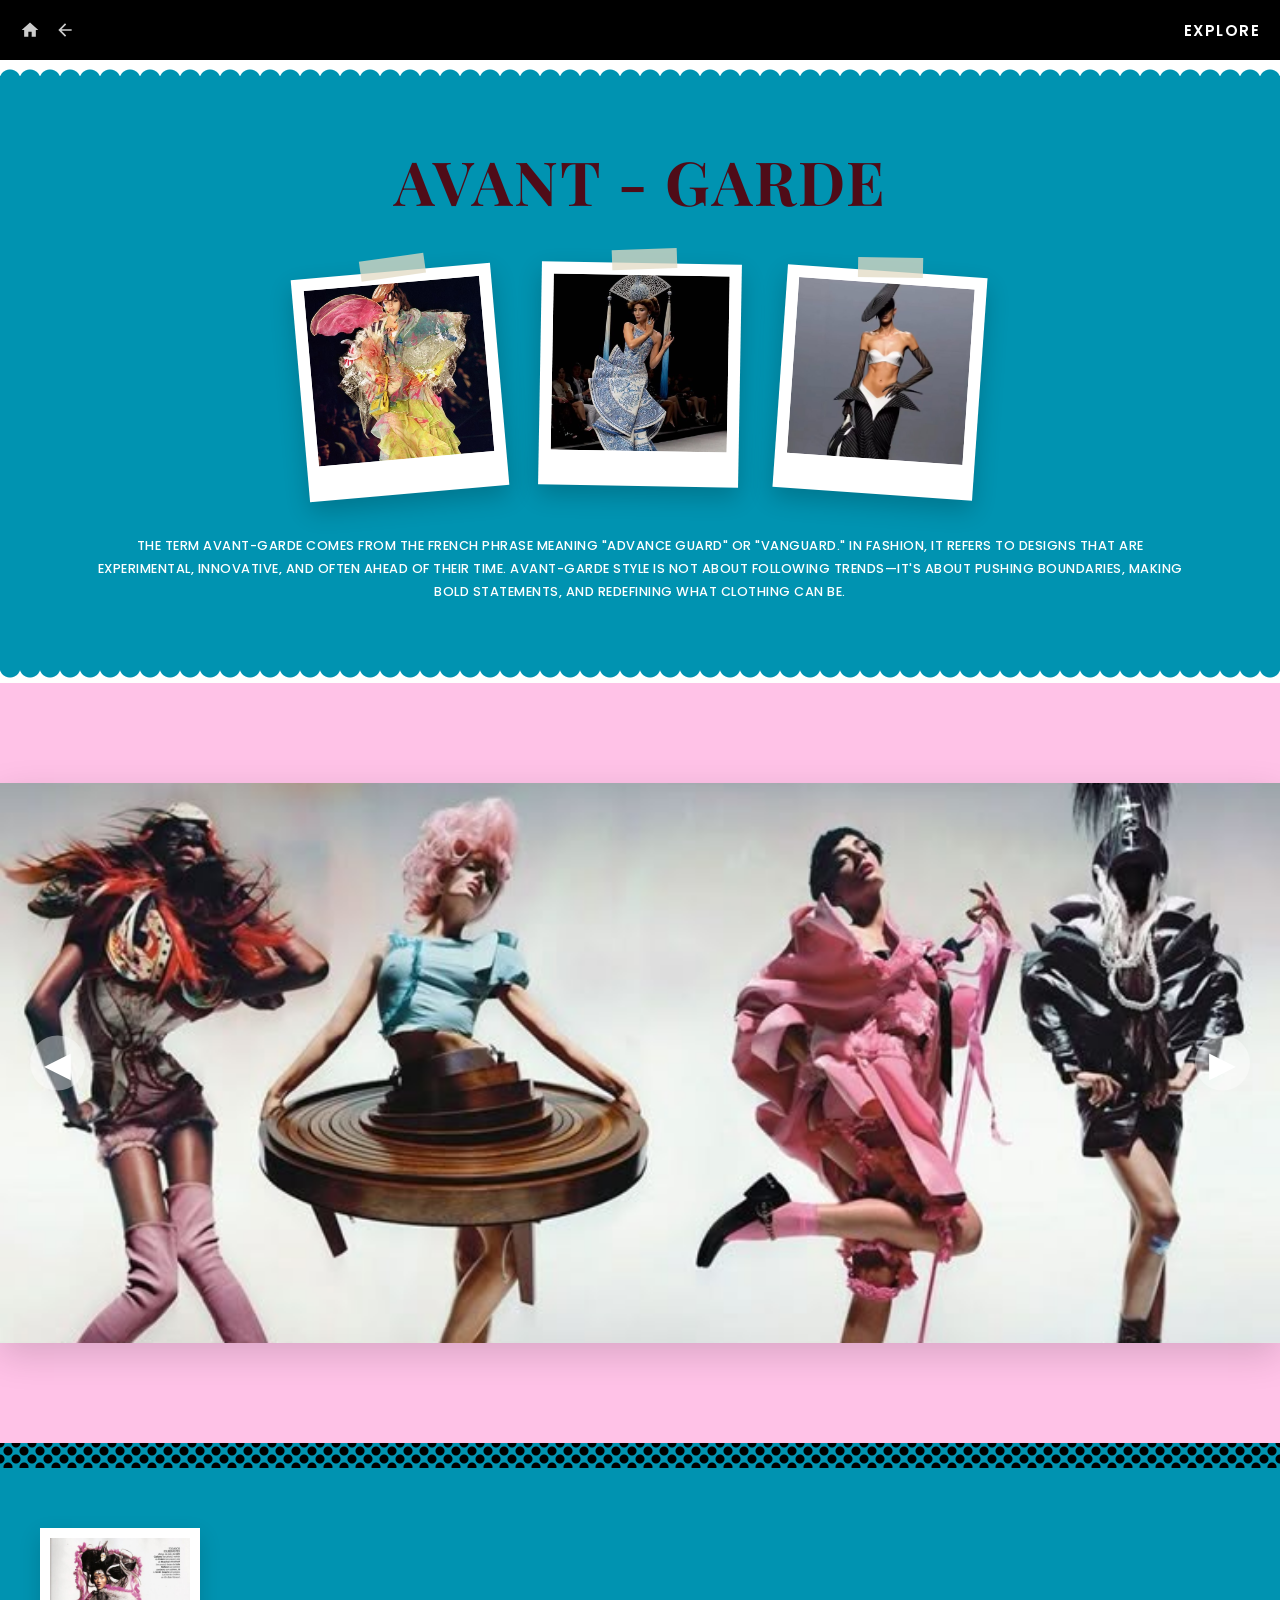
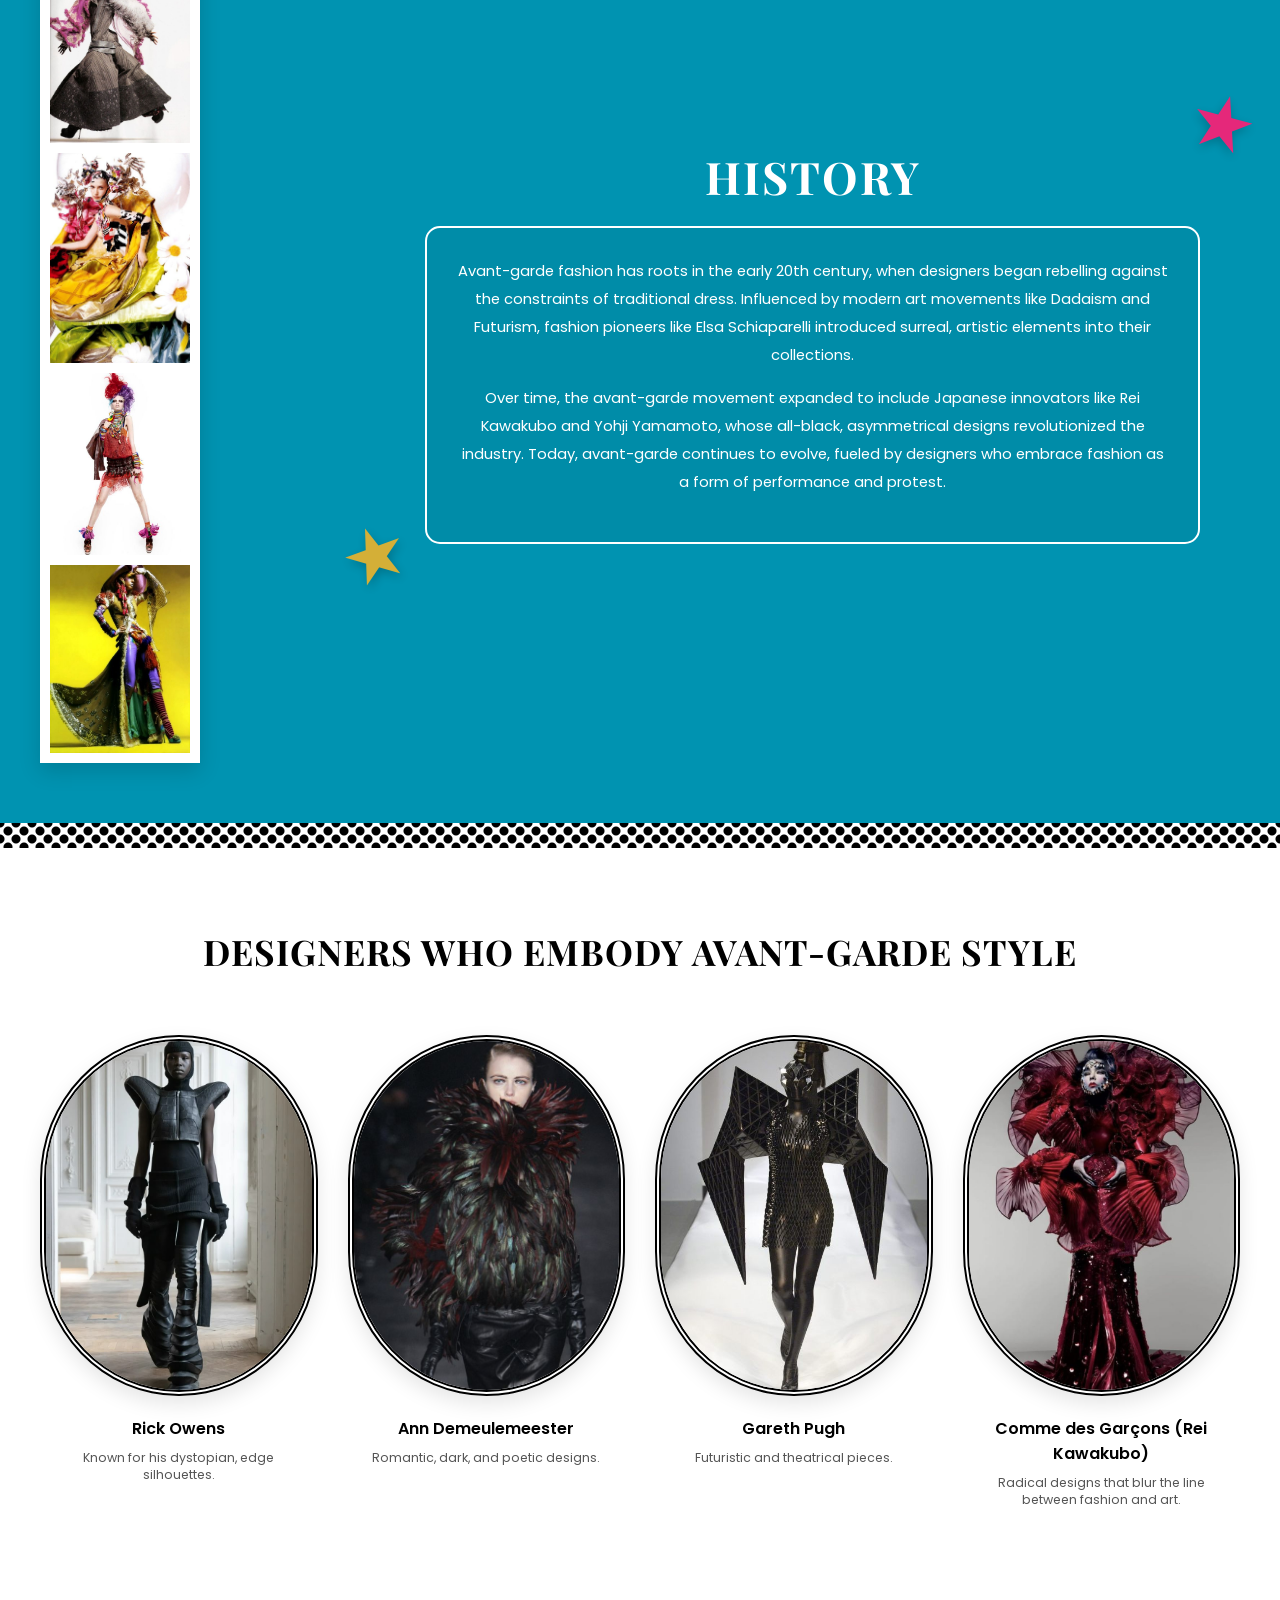
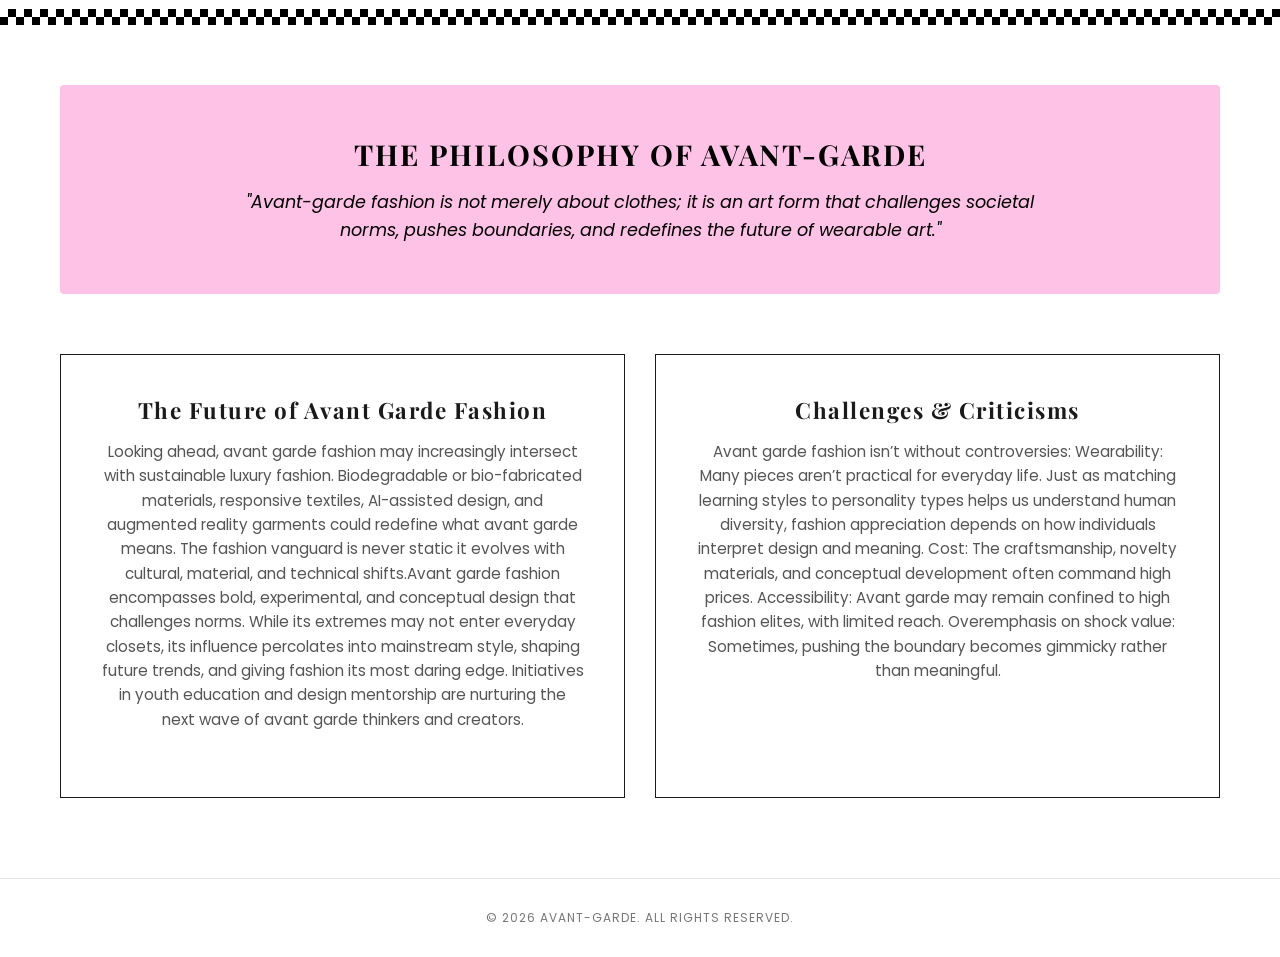
<file: avant-garde.html>
<!DOCTYPE html>
<html lang="en">
<head>
    <meta charset="UTF-8">
    <meta name="viewport" content="width=device-width, initial-scale=1.0">
    <title>Avant-Garde - The World of Fashion</title>
    <link rel="stylesheet" href="avant-garde.css">
    <link href="https://fonts.googleapis.com/css2?family=Playfair+Display:ital,wght@0,700;1,700&family=Poppins:wght@400;500;600&display=swap" rel="stylesheet">
</head>
<body>

    <!-- 1. TOP NAVIGATION BAR -->
    <header class="navbar">
        <div class="nav-container">
            <div class="nav-left">
                <a href="index.html" class="nav-btn" aria-label="Home">
                    <svg viewBox="0 0 24 24" width="20" height="20"><path d="M10 20v-6h4v6h5v-8h3L12 3 2 12h3v8z" fill="#fff"/></svg>
                </a>
                <a href="explore.html" class="nav-btn" aria-label="Back">
                    <svg viewBox="0 0 24 24" width="20" height="20"><path d="M20 11H7.83l5.59-5.59L12 4l-8 8 8 8 1.41-1.41L7.83 13H20v-2z" fill="#fff"/></svg>
                </a>
            </div>
            <a href="explore.html" class="nav-title">EXPLORE</a>
        </div>
    </header>

    <!-- 2. TEAL POLAROID TOP GALLERY -->
    <section class="gallery-top-section">
        <div class="torn-paper-top"></div>
        <h1 class="section-heading">AVANT - GARDE</h1>
        
        <div class="polaroid-row">
            <div class="polaroid-card rot-left">
                <div class="polaroid-img"><img src="pola1.jpg" alt="Avant-Garde Architectural Design"></div>
                <div class="tape"></div>
            </div>
            <div class="polaroid-card rot-straight">
                <div class="polaroid-img"><img src="pola2.jpg" alt="Avant-Garde Runway Segment"></div>
                <div class="tape"></div>
            </div>
            <div class="polaroid-card rot-right">
                <div class="polaroid-img"><img src="pola3.jpg" alt="Avant-Garde Sculptural Design"></div>
                <div class="tape"></div>
            </div>
        </div>

        <p class="intro-caption">
            THE TERM AVANT-GARDE COMES FROM THE FRENCH PHRASE MEANING "ADVANCE GUARD" OR "VANGUARD." IN FASHION, IT REFERS TO DESIGNS THAT ARE EXPERIMENTAL, INNOVATIVE, AND OFTEN AHEAD OF THEIR TIME. AVANT-GARDE STYLE IS NOT ABOUT FOLLOWING TRENDS—IT'S ABOUT PUSHING BOUNDARIES, MAKING BOLD STATEMENTS, AND REDEFINING WHAT CLOTHING CAN BE.
        </p>
        <div class="torn-paper-bottom"></div>
    </section>

    <!-- 3. CENTERED HERO 3-IMAGE SLIDER SECTION -->
    <section class="hero-carousel">
        <div class="carousel-container">
            <div class="carousel-track">
                <!-- Slide 1 (Active by default) -->
                <div class="carousel-slide active">
                    <img src="From The Archives_ Comme Des Garçons In Vogue.jpg" alt="Avant-Garde Look 1" class="carousel-img">
                </div>
                <!-- Slide 2 -->
                <div class="carousel-slide">
                    <img src="Lori Goldstein for Vogue Nippon.jpg" alt="Avant-Garde Look 2" class="carousel-img">
                </div>
                <!-- Slide 3 -->
                <div class="carousel-slide">
                    <img src="2003, “Asia Major” Collection, John Galliano for Dior Couture_ Photo by Tyen.jpg" alt="Avant-Garde Look 3" class="carousel-img">
                </div>
            </div>
            
            <!-- Vertically Centered Controls -->
            <button class="arrow arrow-left" aria-label="Previous Image">&#9664;</button>
            <button class="arrow arrow-right" aria-label="Next Image">&#9654;</button>
        </div>
    </section>

    <!-- 4. LACE DIVIDER & HISTORY TEXT CORNER -->
    <div class="lace-divider-top"></div>
    <section class="history-section-teal">
        <div class="history-teal-container">
            
            <!-- Left Side Stacked Multi-Frame Column -->
            <div class="stacked-images-column">
                <div class="stack-frame"><img src="pola4.jpg" alt="Archival Look 1"></div>
                <div class="stack-frame"><img src="pola5.jpg" alt="Archival Look 2"></div>
                <div class="stack-frame"><img src="pola6.jpg" alt="Archival Look 3"></div>
                <div class="stack-frame"><img src="pola7.jpg" alt="Archival Look 4"></div>
            </div>

            <!-- Styled Ornate Historical Content Frame -->
            <div class="ornate-history-box">
                <!-- Decorative Graphic Stars -->
                <div class="star pink-star">&#9733;</div>
                <div class="star gold-star">&#9733;</div>
                
                <h2 class="history-title-inline">HISTORY</h2>
                <div class="ornate-frame-border">
                    <p>Avant-garde fashion has roots in the early 20th century, when designers began rebelling against the constraints of traditional dress. Influenced by modern art movements like Dadaism and Futurism, fashion pioneers like Elsa Schiaparelli introduced surreal, artistic elements into their collections.</p>
                    <p>Over time, the avant-garde movement expanded to include Japanese innovators like Rei Kawakubo and Yohji Yamamoto, whose all-black, asymmetrical designs revolutionized the industry. Today, avant-garde continues to evolve, fueled by designers who embrace fashion as a form of performance and protest.</p>
                </div>
            </div>
            
        </div>
    </section>
    <div class="lace-divider-bottom"></div>

    <!-- 5. FEATURED DESIGNERS SECTION -->
    <section class="designers-section">
        <h2 class="designers-main-heading">DESIGNERS WHO EMBODY AVANT-GARDE STYLE</h2>
        
        <div class="designers-grid">
            <!-- Designer 1 -->
            <div class="designer-card">
                <div class="circular-oval-frame">
                    <img src="Rick Owens Fall 2024 Ready-to-Wear Collection.jpg" alt="Rick Owens look">
                </div>
                <h3>Rick Owens</h3>
                <p>Known for his dystopian, edge silhouettes.</p>
            </div>
            
            <!-- Designer 2 -->
            <div class="designer-card">
                <div class="circular-oval-frame">
                    <img src="forever - Ann Demeulemeester F_W 2010_11.jpg" alt="Ann Demeulemeester look">
                </div>
                <h3>Ann Demeulemeester</h3>
                <p>Romantic, dark, and poetic designs.</p>
            </div>
            
            <!-- Designer 3 -->
            <div class="designer-card">
                <div class="circular-oval-frame">
                    <img src="Gareth Pugh Spring Summer  2007 Collection.jpg" alt="Gareth Pugh look">
                </div>
                <h3>Gareth Pugh</h3>
                <p>Futuristic and theatrical pieces.</p>
            </div>
            
            <!-- Designer 4 -->
            <div class="designer-card">
                <div class="circular-oval-frame">
                    <img src="download (34).jpg" alt="Comme des Garçons look">
                </div>
                <h3>Comme des Garçons (Rei Kawakubo)</h3>
                <p>Radical designs that blur the line between fashion and art.</p>
            </div>
        </div>
    </section>
    <!-- BAHAGIAN TAMBAHAN BAWAH (EXTENDED SECTION) -->
<section class="footer-extension">
    <!-- Garis Corak Chequerboard / Papan Catur -->
    <div class="checker-divider"></div>

    <div class="extension-container">
        <!-- Kotak Falsafah / Quote Avant-Garde -->
        <div class="quote-card">
            <h2>THE PHILOSOPHY OF AVANT-GARDE</h2>
            <p>"Avant-garde fashion is not merely about clothes; it is an art form that challenges societal norms, pushes boundaries, and redefines the future of wearable art."</p>
        </div>

        <!-- Kad Rangkaian / Navigasi Ringkas -->
        <div class="explore-grid">
            <div class="explore-card">
                <h3>The Future of Avant Garde Fashion</h3>
                <p>Looking ahead, avant garde fashion may increasingly intersect with sustainable luxury fashion. Biodegradable or bio-fabricated materials, responsive textiles, AI-assisted design, and augmented reality garments could redefine what avant garde means. The fashion vanguard is never static it evolves with cultural, material, and technical shifts.Avant garde fashion encompasses bold, experimental, and conceptual design that challenges norms. While its extremes may not enter everyday closets, its influence percolates into mainstream style, shaping future trends, and giving fashion its most daring edge. Initiatives in youth education and design mentorship are nurturing the next wave of avant garde thinkers and creators.</p>

            </div>

            <div class="explore-card">
                <h3>Challenges & Criticisms</h3>
                <p>Avant garde fashion isn’t without controversies:

Wearability: Many pieces aren’t practical for everyday life. Just as matching learning styles to personality types helps us understand human diversity, fashion appreciation depends on how individuals interpret design and meaning.
Cost: The craftsmanship, novelty materials, and conceptual development often command high prices.
Accessibility: Avant garde may remain confined to high fashion elites, with limited reach.
Overemphasis on shock value: Sometimes, pushing the boundary becomes gimmicky rather than meaningful.</p>

            
            </div>
        </div>
    </div>

    <!-- Footer Laman Web -->
    <footer class="site-footer">
        <p>&copy; 2026 AVANT-GARDE. ALL RIGHTS RESERVED.</p>
    </footer>
</section>

    <!-- External Slider Script -->
    <script src="slider.js"></script>
</body>
</html>
</file>
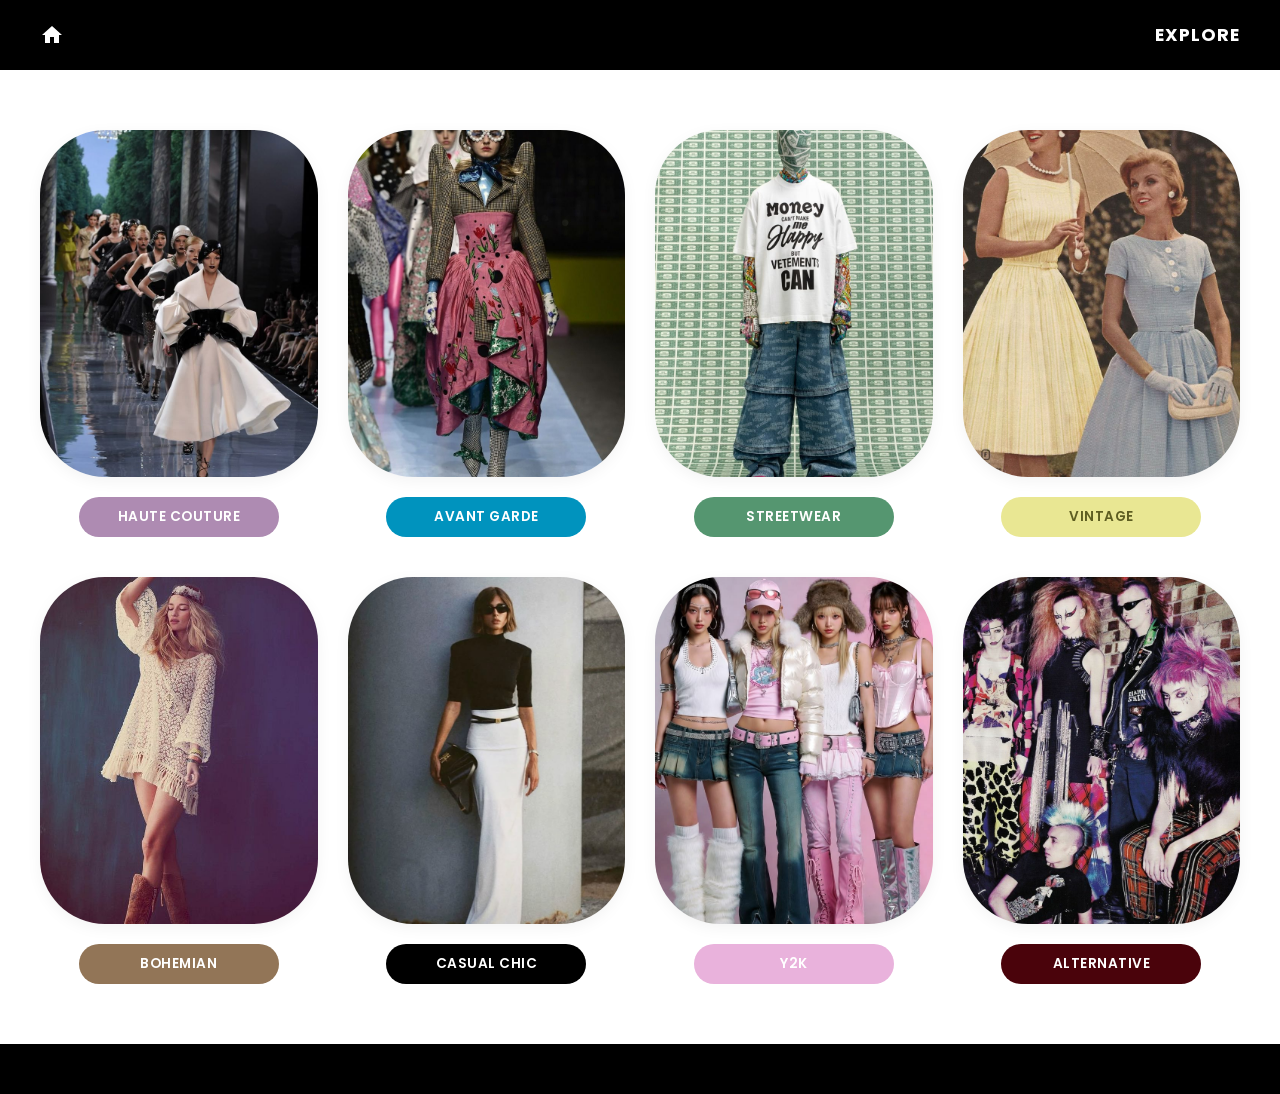
<file: explore.html>
<!DOCTYPE html>
<html lang="en">
<head>
    <meta charset="UTF-8">
    <meta name="viewport" content="width=device-width, initial-scale=1.0">
    <title>Explore Fashion Styles</title>
    <link rel="stylesheet" href="explore.css">
    <!-- Google Fonts for clean typography -->
    <link href="https://fonts.googleapis.com/css2?family=Poppins:wght@400;600;700&display=swap" rel="stylesheet">
</head>
<body>

    <!-- TOP NAVIGATION BAR -->
    <header class="navbar">
        <div class="nav-container">
            <!-- Simple Home Icon using SVG -->
            <a href="index.html" class="home-icon" aria-label="Go to Home">
                <svg viewBox="0 0 24 24" width="24" height="24">
                    <path d="M10 20v-6h4v6h5v-8h3L12 3 2 12h3v8z" fill="#ffffff"/>
                </svg>
            </a>
            <span class="nav-title">EXPLORE</span>
        </div>
    </header>

    <!-- EXPLORE GRID SECTION -->
    <main class="explore-section">
        <div class="explore-grid">
            
            <!-- Row 1, Card 1: Haute Couture -->
            <div class="explore-card">
                <div class="image-wrapper">
                    <img src="haute couture.jpg" alt="Haute Couture Style">
                </div>
                <a href="haute-couture.html" class="style-pill pill-couture">HAUTE COUTURE</a>
            </div>

            <!-- Row 1, Card 2: Avant Garde -->
            <div class="explore-card">
                <div class="image-wrapper">
                    <img src="avant.jpg" alt="Avant Garde Style">
                </div>
                <a href="avant-garde.html" class="style-pill pill-avantgarde">AVANT GARDE</a>
            </div>

            <!-- Row 1, Card 3: Streetwear -->
            <div class="explore-card">
                <div class="image-wrapper">
                    <img src="streetwear.jpg" alt="Streetwear Style">
                </div>
                <a href="streetwear.html" class="style-pill pill-streetwear">STREETWEAR</a>
            </div>

            <!-- Row 1, Card 4: Vintage & Retro -->
            <div class="explore-card">
                <div class="image-wrapper">
                    <img src="vintage.jpg" alt="Vintage Style">
                </div>
                <a href="vintage.html" class="style-pill pill-vintage">VINTAGE</a>
            </div>

            <!-- Row 2, Card 1: Bohemian -->
            <div class="explore-card">
                <div class="image-wrapper">
                    <img src="boho.jpg" alt="Bohemian Style">
                </div>
                <a href="bohemian.html" class="style-pill pill-bohemian">BOHEMIAN</a>
            </div>

            <!-- Row 2, Card 2: Casual Chic -->
            <div class="explore-card">
                <div class="image-wrapper">
                    <img src="chic.jpg" alt="Casual Chic Style">
                </div>
                <a href="casual-chic.html" class="style-pill pill-casual">CASUAL CHIC</a>
            </div>

            <!-- Row 2, Card 3: Y2K -->
            <div class="explore-card">
                <div class="image-wrapper">
                    <img src="y2k.jpg" alt="Y2K Style">
                </div>
                <a href="y2k.html" class="style-pill pill-y2k">Y2K</a>
            </div>

            <!-- Row 2, Card 4: Alternative -->
            <div class="explore-card">
                <div class="image-wrapper">
                    <img src="alt.jpg" alt="Alternative Style">
                </div>
                <a href="alternative.html" class="style-pill pill-alternative">ALTERNATIVE</a>
            </div>

        </div>
    </main>

    <!-- FOOTER ACCENT -->
    <footer class="footer-accent"></footer>

</body>
</html>
</file>
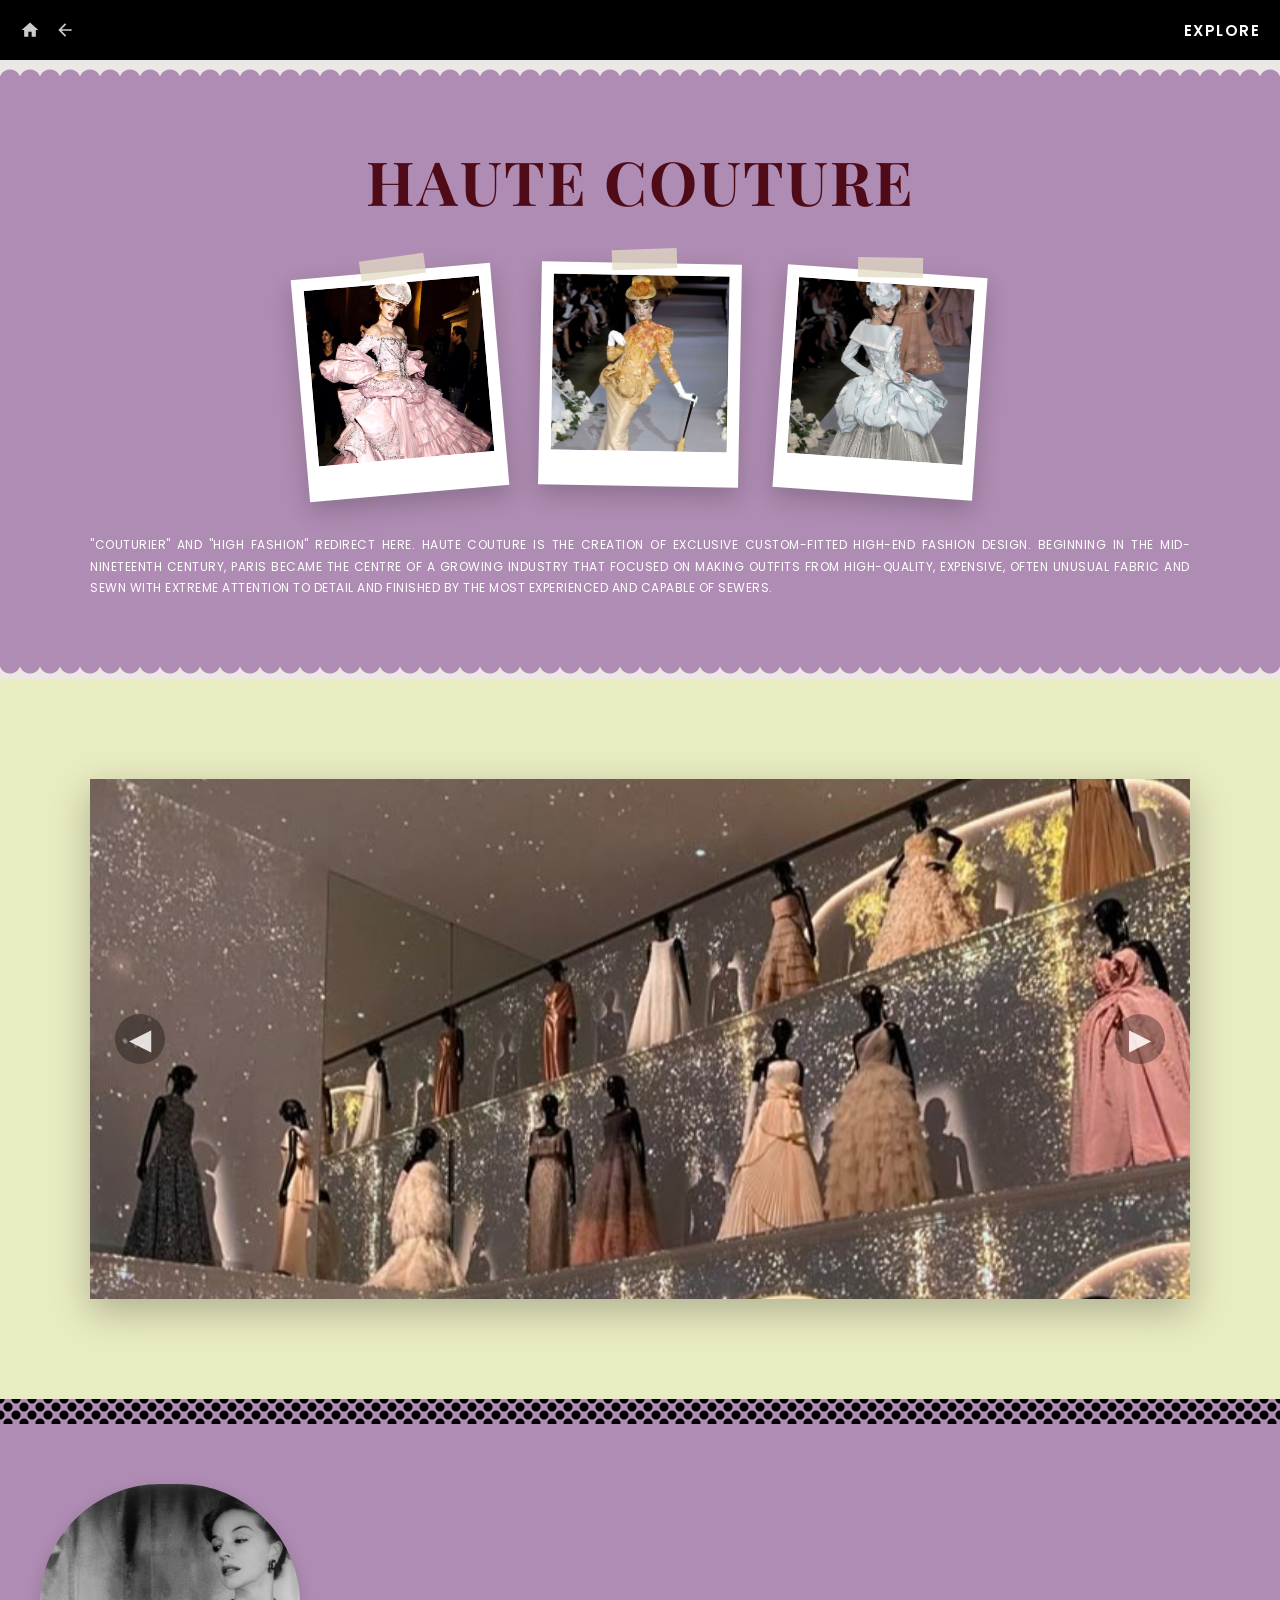
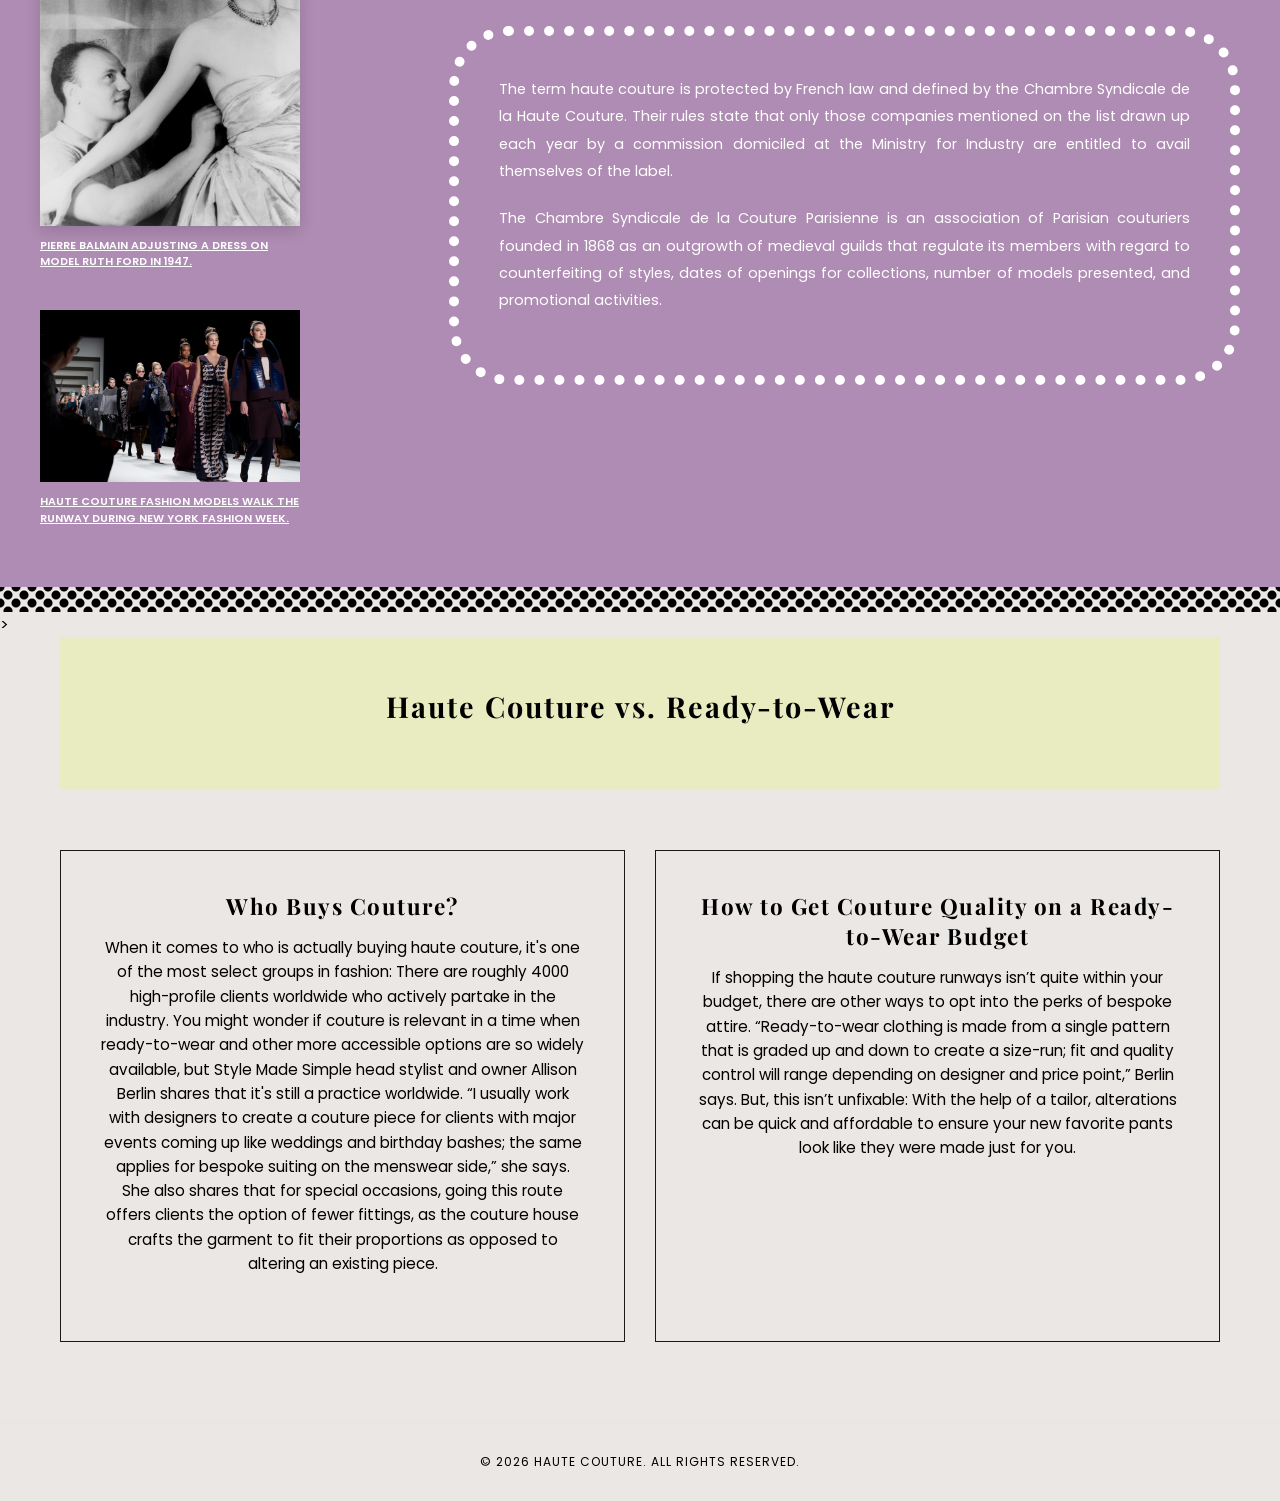
<file: haute-couture.html>
<!DOCTYPE html>
<html lang="en">
<head>
    <meta charset="UTF-8">
    <meta name="viewport" content="width=device-width, initial-scale=1.0">
    <title>Haute Couture - The World of Fashion</title>
    <link rel="stylesheet" href="haute-couture.css">
    <link href="https://fonts.googleapis.com/css2?family=Playfair+Display:ital,wght@0,700;1,700&family=Poppins:wght@400;500;600&display=swap" rel="stylesheet">
    <style>
    /* Paksa semua teks dalam kawasan history menjadi hitam */
    .history-section, 
    .history-section *, 
    .history-card, 
    .history-card p {
        color: #000000 !important;
    }

    /* Pastikan kotak putih wujud supaya teks nampak jelas */
    .history-card {
        background-color: #ffffff !important;
        padding: 30px;
        border-radius: 4px;
        box-shadow: 0 4px 15px rgba(0,0,0,0.1);
    }
</style>
</head>
<body>

    <!-- 1. TOP NAVIGATION BAR -->
    <header class="navbar">
        <div class="nav-container">
            <div class="nav-left">
                <a href="index.html" class="nav-btn" aria-label="Home">
                    <svg viewBox="0 0 24 24" width="20" height="20"><path d="M10 20v-6h4v6h5v-8h3L12 3 2 12h3v8z" fill="#fff"/></svg>
                </a>
                <a href="explore.html" class="nav-btn" aria-label="Back">
                    <svg viewBox="0 0 24 24" width="20" height="20"><path d="M20 11H7.83l5.59-5.59L12 4l-8 8 8 8 1.41-1.41L7.83 13H20v-2z" fill="#fff"/></svg>
                </a>
            </div>
            <a href="explore.html" class="nav-title">EXPLORE</a>
        </div>
    </header>

    <!-- 2. MAUVE POLAROID TOP GALLERY -->
    <section class="gallery-top-section">
        <div class="torn-paper-top"></div>
        <h1 class="section-heading">HAUTE COUTURE</h1>
        
        <div class="polaroid-row">
            <div class="polaroid-card rot-left">
                <div class="polaroid-img"><img src="hmg1(1).jpg" alt="Historical Gown"></div>
                <div class="tape"></div>
            </div>
            <div class="polaroid-card rot-straight">
                <div class="polaroid-img"><img src="hmg2(2).jpg" alt="Runway Walk"></div>
                <div class="tape"></div>
            </div>
            <div class="polaroid-card rot-right">
                <div class="polaroid-img"><img src="hmg3(3).jpg" alt="Classic Couture Studio"></div>
                <div class="tape"></div>
            </div>
        </div>

        <p class="intro-caption">
            "COUTURIER" AND "HIGH FASHION" REDIRECT HERE. HAUTE COUTURE IS THE CREATION OF EXCLUSIVE CUSTOM-FITTED HIGH-END FASHION DESIGN. BEGINNING IN THE MID-NINETEENTH CENTURY, PARIS BECAME THE CENTRE OF A GROWING INDUSTRY THAT FOCUSED ON MAKING OUTFITS FROM HIGH-QUALITY, EXPENSIVE, OFTEN UNUSUAL FABRIC AND SEWN WITH EXTREME ATTENTION TO DETAIL AND FINISHED BY THE MOST EXPERIENCED AND CAPABLE OF SEWERS.
        </p>
        <div class="torn-paper-bottom"></div>
    </section>

    <!-- 3. CENTERED HERO 3-IMAGE SLIDER SECTION -->
    <section class="hero-carousel">
        <div class="carousel-container">
            <div class="carousel-track">
                <!-- Slide 1 (Active by default) -->
                <div class="carousel-slide active">
                    <img src="banner.jpg" alt="Featured Haute Couture Runway Look 1" class="carousel-img">
                </div>
                <!-- Slide 2 -->
                <div class="carousel-slide">
                    <img src="banner2.jpg" alt="Featured Haute Couture Runway Look 2" class="carousel-img">
                </div>
                <!-- Slide 3 -->
                <div class="carousel-slide">
                    <img src="download (32).jpg" alt="Featured Haute Couture Runway Look 3" class="carousel-img">
                </div>
            </div>
            
            <!-- Vertically Centered Arrow UI Controls -->
            <button class="arrow arrow-left" aria-label="Previous Image">&#9664;</button>
            <button class="arrow arrow-right" aria-label="Next Image">&#9654;</button>
        </div>
    </section>

    <!-- 4. LACE DIVIDER & PEARL DESCRIPTION SECTION -->
    <div class="lace-divider-top"></div>
    <section class="pearl-section">
        <div class="pearl-container">
            <div class="mini-column">
                <div class="mini-card">
                    <div class="arch-image-wrapper">
                        <img src="Pierre_Balmain_and_Ruth_Ford,_photographed_by_Carl_Van_Vechten,_November_9,_1947.jpg" alt="Pierre Balmain 1947">
                    </div>
                    <p class="mini-caption">PIERRE BALMAIN ADJUSTING A DRESS ON MODEL RUTH FORD IN 1947.</p>
                </div>
                <div class="mini-card">
                    <img src="Carolina_Herrera_AW14_12.jpg" alt="Modern Runway">
                    <p class="mini-caption">HAUTE COUTURE FASHION MODELS WALK THE RUNWAY DURING NEW YORK FASHION WEEK.</p>
                </div>
                
            </div>

            <div class="pearl-frame-box">
                <div class="pearl-border"></div>
                <div class="pearl-text-content">
                    <p>The term haute couture is protected by French law and defined by the Chambre Syndicale de la Haute Couture. Their rules state that only those companies mentioned on the list drawn up each year by a commission domiciled at the Ministry for Industry are entitled to avail themselves of the label.</p>
                    <p>The Chambre Syndicale de la Couture Parisienne is an association of Parisian couturiers founded in 1868 as an outgrowth of medieval guilds that regulate its members with regard to counterfeiting of styles, dates of openings for collections, number of models presented, and promotional activities.</p>
                </div>
            </div>
        </div>
    </section>
    <div class="lace-divider-bottom"></div>

    <!-- 5. ARCHIVAL HISTORY GRID -->
    <section class="history-section">
        >
           <div class="extension-container">
        <!-- Kotak Falsafah / Quote Avant-Garde -->
        <div class="quote-card">
            <h2>Haute Couture vs. Ready-to-Wear</h2>
            
        </div>

       
        <div class="explore-grid">
            <div class="explore-card">
                <h3>Who Buys Couture?</h3>
                <p>When it comes to who is actually buying haute couture, it's one of the most select groups in fashion: There are roughly 4000 high-profile clients worldwide who actively partake in the industry. You might wonder if couture is relevant in a time when ready-to-wear and other more accessible options are so widely available, but Style Made Simple head stylist and owner Allison Berlin shares that it's still a practice worldwide. “I usually work with designers to create a couture piece for clients with major events coming up like weddings and birthday bashes; the same applies for bespoke suiting on the menswear side,” she says. She also shares that for special occasions, going this route offers clients the option of fewer fittings, as the couture house crafts the garment to fit their proportions as opposed to altering an existing piece.</p>

            </div>

            <div class="explore-card">
                <h3>How to Get Couture Quality on a Ready-to-Wear Budget</h3>
                <p>If shopping the haute couture runways isn’t quite within your budget, there are other ways to opt into the perks of bespoke attire. “Ready-to-wear clothing is made from a single pattern that is graded up and down to create a size-run; fit and quality control will range depending on designer and price point,” Berlin says. But, this isn’t unfixable: With the help of a tailor, alterations can be quick and affordable to ensure your new favorite pants look like they were made just for you.</p>
            
            </div>
        </div>
    </div>

    <!-- Footer Laman Web -->
    <footer class="site-footer">
        <p>&copy; 2026 HAUTE COUTURE. ALL RIGHTS RESERVED.</p>
    </footer>
</section>

    <!-- Connect External Slider Javascript Logic -->
    <script src="slider.js"></script>
</body>
</html>
</file>
<file: avant-garde.css>
/* --- RESET & TEMPLATE GLOBALS --- */
* {
    margin: 0;
    padding: 0;
    box-sizing: border-box;
}

body {
    font-family: 'Poppins', sans-serif;
    background-color: #ffffff;
    color: #ffffff;
    overflow-x: hidden;
}

/* --- 1. NAVBAR STYLING --- */
.navbar {
    background-color: #000000;
    height: 60px;
    display: flex;
    align-items: center;
    padding: 0 20px;
    position: sticky;
    top: 0;
    z-index: 100;
}

.nav-container {
    width: 100%;
    max-width: 1400px;
    margin: 0 auto;
    display: flex;
    justify-content: space-between;
    align-items: center;
}

.nav-left {
    display: flex;
    gap: 15px;
}

.nav-btn {
    display: flex;
    align-items: center;
    text-decoration: none;
    opacity: 0.8;
}

.nav-btn:hover { opacity: 1; }

.nav-title {
    color: #ffffff;
    font-weight: 600;
    font-size: 0.95rem;
    letter-spacing: 1.5px;
    text-decoration: none;
}

/* --- 2. VIVID TEAL TOP GALLERY BANNER --- */
.gallery-top-section {
    background-color: #0093b1; /* Vibrant cyan/teal from template */
    padding: 80px 40px;
    position: relative;
    text-align: center;
}

.torn-paper-top {
    position: absolute;
    top: 0;
    left: 0;
    width: 100%;
    height: 16px;
    background: radial-gradient(circle at 50% 100%, transparent 10px, #ffffff 11px);
    background-size: 20px 20px;
}

.torn-paper-bottom {
    position: absolute;
    bottom: 0;
    left: 0;
    width: 100%;
    height: 16px;
    background: radial-gradient(circle at 50% 0%, transparent 10px, #ffffff 11px);
    background-size: 20px 20px;
}

.section-heading {
    font-family: 'Playfair Display', serif;
    font-size: clamp(2.2rem, 5vw, 3.8rem);
    letter-spacing: 2px;
    margin-bottom: 50px;
    color: #4f0c18; /* Dark maroon typography contrast */
    font-weight: 700;
}

.polaroid-row {
    display: flex;
    justify-content: center;
    align-items: center;
    gap: 40px;
    margin-bottom: 40px;
    flex-wrap: wrap;
}

.polaroid-card {
    background-color: #ffffff;
    padding: 12px 12px 35px 12px;
    box-shadow: 0 10px 25px rgba(0, 0, 0, 0.2);
    position: relative;
    width: 200px;
}

.polaroid-img {
    width: 100%;
    aspect-ratio: 1 / 1;
    overflow: hidden;
}

.polaroid-img img {
    width: 100%;
    height: 100%;
    object-fit: cover;
}

.rot-left { transform: rotate(-5deg); }
.rot-straight { transform: rotate(1deg); top: -8px; }
.rot-right { transform: rotate(4deg); }

.tape {
    position: absolute;
    top: -14px;
    left: 35%;
    width: 65px;
    height: 20px;
    background-color: rgba(226, 218, 195, 0.75);
    transform: rotate(-3deg);
}

.intro-caption {
    max-width: 1100px;
    margin: 40px auto 0 auto;
    font-size: 0.8rem;
    line-height: 1.8;
    letter-spacing: 0.5px;
    text-align: center;
    font-weight: 500;
}

/* --- 3. WIDE BANNER HERO SLIDER CONTROLS --- */
.hero-carousel {
    padding: 100px 0; /* Clear vertical width padding spaces */
    display: flex;
    justify-content: center;
    background-color: #ffc2e7;
}

.carousel-container {
    position: relative;
    width: 100%;
    max-width: 1400px; /* Full structural screen layout span */
    box-shadow: 0 12px 35px rgba(0, 0, 0, 0.15);
}

.carousel-track {
    position: relative;
    width: 100%;
    display: grid;
    grid-template-areas: "slide";
    overflow: hidden;
}

.carousel-slide {
    grid-area: slide;
    width: 100%;
    opacity: 0;
    visibility: hidden;
    transition: opacity 0.5s ease-in-out, visibility 0.5s ease-in-out;
    z-index: 1;
}

.carousel-slide.active {
    opacity: 1;
    visibility: visible;
    z-index: 2;
}

.carousel-img {
    width: 100%;
    height: 560px;
    object-fit: cover;
    display: block;
}

/* Perfect Dead Centered Arrows */
.arrow {
    position: absolute;
    top: 50%;
    transform: translateY(-50%);
    background: rgba(255, 255, 255, 0.4);
    border: none;
    color: #ffffff;
    font-size: 2.2rem;
    cursor: pointer;
    transition: transform 0.2s, background-color 0.2s;
    width: 55px;
    height: 55px;
    display: flex;
    align-items: center;
    justify-content: center;
    border-radius: 50%;
    z-index: 10;
}

.arrow:hover {
    background: rgba(255, 255, 255, 0.8);
    color: #0093b1;
    transform: translateY(-50%) scale(1.1);
}

.arrow-left { left: 30px; }
.arrow-right { right: 30px; }

/* --- 4. LACE SEPARATORS & HISTORY REGION --- */
.history-section-teal {
    background-color: #0093b1;
    padding: 60px 40px;
    position: relative;
}

.lace-divider-top {
    height: 25px;
    background: radial-gradient(circle, #000 4px, transparent 5px), 
                radial-gradient(circle, #000 4px, transparent 5px);
    background-size: 16px 16px;
    background-position: 0 0, 8px 8px;
    background-color: #0093b1;
}

.lace-divider-bottom {
    height: 25px;
    background: radial-gradient(circle, #000 4px, transparent 5px), 
                radial-gradient(circle, #000 4px, transparent 5px);
    background-size: 16px 16px;
    background-position: 0 0, 8px 8px;
    background-color: #ffffff;
}

.history-teal-container {
    max-width: 1200px;
    margin: 0 auto;
    display: grid;
    grid-template-columns: 1fr 3fr;
    gap: 60px;
    align-items: center;
}

/* Left Stacked Column */
.stacked-images-column {
    background-color: #ffffff;
    padding: 10px;
    display: flex;
    flex-direction: column;
    gap: 10px;
    box-shadow: 0 8px 20px rgba(0,0,0,0.15);
    max-width: 160px;
}

.stack-frame img {
    width: 100%;
    display: block;
}

/* Ornate Text Frame Box & Graphic Stars Elements */
.ornate-history-box {
    position: relative;
    padding: 40px;
}

.star {
    position: absolute;
    font-size: 4rem;
    font-weight: bold;
    user-select: none;
}
.pink-star { color: #e5287a; right: -10px; top: -30px; transform: rotate(15deg); text-shadow: 0 4px 10px rgba(0,0,0,0.2); }
.gold-star { color: #d4af37; left: -40px; bottom: -20px; transform: rotate(-20deg); text-shadow: 0 4px 10px rgba(0,0,0,0.2); }

.history-title-inline {
    font-family: 'Playfair Display', serif;
    font-size: 2.8rem;
    letter-spacing: 2px;
    margin-bottom: 20px;
    color: #ffffff;
    text-align: center;
}

.ornate-frame-border {
    border: 2px solid #ffffff;
    border-radius: 15px;
    padding: 30px;
    line-height: 1.9;
    font-size: 0.92rem;
    text-align: center;
    background: rgba(0, 0, 0, 0.05);
}

.ornate-frame-border p { margin-bottom: 15px; }

/* --- 5. BOTTOM FEATURED DESIGNERS COLLAGE --- */
.designers-section {
    padding: 80px 40px;
    background-color: #ffffff;
    color: #000000;
}

.designers-main-heading {
    text-align: center;
    font-family: 'Playfair Display', serif;
    font-size: 2.2rem;
    margin-bottom: 60px;
    letter-spacing: 1px;
}

.designers-grid {
    max-width: 1300px;
    margin: 0 auto;
    display: grid;
    grid-template-columns: repeat(4, 1fr);
    gap: 30px;
}

.designer-card {
    text-align: center;
}

/* Beautiful Oval/Circular Beaded Frames from Layout Template */
.circular-oval-frame {
    width: 100%;
    aspect-ratio: 1 / 1.3;
    border: 6px double #000000;
    border-radius: 50% / 40%;
    overflow: hidden;
    margin-bottom: 20px;
    box-shadow: 0 8px 20px rgba(0,0,0,0.1);
}

.circular-oval-frame img {
    width: 100%;
    height: 100%;
    object-fit: cover;
}

.designer-card h3 {
    font-size: 1rem;
    margin-bottom: 8px;
    font-weight: 600;
}

.designer-card p {
    font-size: 0.78rem;
    color: #555555;
    line-height: 1.4;
    padding: 0 10px;
}

/* --- RESPONSIVE ADJUSTMENTS --- */
@media (max-width: 1024px) {
    .designers-grid { grid-template-columns: repeat(2, 1fr); gap: 40px; }
}
/* --- BAHAGIAN TAMBAHAN BAWAH --- */
.footer-extension {
    background-color: #ffffff;
    width: 100%;
    padding-top: 20px;
}

/* Pembahagi Corak Papan Catur (Chequerboard Pattern) */
.checker-divider {
    height: 16px;
    width: 100%;
    background-image: linear-gradient(45deg, #000 25%, transparent 25%), 
                      linear-gradient(-45deg, #000 25%, transparent 25%), 
                      linear-gradient(45deg, transparent 75%, #000 75%), 
                      linear-gradient(-45deg, transparent 75%, #000 75%);
    background-size: 16px 16px;
    background-position: 0 0, 0 8px, 8px -8px, -8px 0px;
    margin-bottom: 60px;
}

/* Bekas Utama */
.extension-container {
    max-width: 1200px;
    margin: 0 auto;
    padding: 0 20px 80px 20px;
}

/* Kotak Quote / Falsafah */
.quote-card {
    background-color: #ffc2e7; /* Warna Teal (sepadan dengan tema atas) */
    color: black;
    padding: 50px 40px;
    text-align: center;
    border-radius: 4px;
    margin-bottom: 60px;
}

.quote-card h2 {
    font-family: 'Playfair Display', Georgia, serif;
    font-size: 1.8rem;
    letter-spacing: 2px;
    margin-bottom: 15px;
}

.quote-card p {
    font-size: 1.1rem;
    font-style: italic;
    max-width: 800px;
    margin: 0 auto;
    line-height: 1.6;
}

/* Grid Dua Kolum */
.explore-grid {
    display: grid;
    grid-template-columns: 1fr 1fr;
    gap: 30px;
}

.explore-card {
    border: 1px solid #1a1a1a;
    padding: 40px;
    text-align: center;
    transition: transform 0.3s ease, box-shadow 0.3s ease;
}

.explore-card:hover {
    transform: translateY(-5px);
    box-shadow: 0 10px 20px rgba(0,0,0,0.08);
}

.explore-card h3 {
    font-family: 'Playfair Display', Georgia, serif;
    font-size: 1.4rem;
    letter-spacing: 1.5px;
    margin-bottom: 15px;
    color: #1a1a1a;
}

.explore-card p {
    font-size: 0.95rem;
    color: #555555;
    line-height: 1.6;
    margin-bottom: 25px;
}

.btn-link {
    display: inline-block;
    font-size: 0.85rem;
    font-weight: 700;
    color: #1a1a1a;
    text-decoration: none;
    letter-spacing: 1px;
    border-bottom: 2px solid #1a1a1a;
    padding-bottom: 4px;
    transition: opacity 0.2s ease;
}

.btn-link:hover {
    opacity: 0.7;
}

/* Hak Cipta / Footer Bawah */
.site-footer {
    border-top: 1px solid #e5e5e5;
    padding: 30px 20px;
    text-align: center;
    font-size: 0.75rem;
    letter-spacing: 1px;
    color: #777777;
}

/* Responsif untuk Skrin Telefon */
@media (max-width: 768px) {
    .explore-grid {
        grid-template-columns: 1fr;
    }
}
@media (max-width: 768px) {
    .history-teal-container { grid-template-columns: 1fr; justify-items: center; }
    .stacked-images-column { flex-direction: row; max-width: 100%; overflow-x: auto; }
    .stacked-images-column .stack-frame { width: 100px; flex-shrink: 0; }
    .designers-grid { grid-template-columns: 1fr; }
    .star { display: none; } /* Clear clutter on narrow viewports */
}
</file>
<file: explore.css>
/* --- RESET & BASE STYLES --- */
* {
    margin: 0;
    padding: 0;
    box-sizing: border-box;
}

body {
    font-family: 'Poppins', sans-serif;
    background-color:black;
    color: #333333;
}

/* --- NAVIGATION BAR --- */
.navbar {
    background-color: #000000;
    height: 70px;
    display: flex;
    align-items: center;
    padding: 0 40px;
}

.nav-container {
    width: 100%;
    max-width: 1400px;
    margin: 0 auto;
    display: flex;
    justify-content: space-between;
    align-items: center;
}

.home-icon {
    display: flex;
    align-items: center;
    justify-content: center;
    text-decoration: none;
    transition: opacity 0.2s ease;
}

.home-icon:hover {
    opacity: 0.8;
}

.nav-title {
    color: #ffffff;
    font-weight: 700;
    font-size: 1.1rem;
    letter-spacing: 1px;
}

/* --- EXPLORE SECTION & GRID --- */
.explore-section {
    padding: 60px 40px;
    background-color: #ffffff;
    display: flex;
    justify-content: center;
}

.explore-grid {
    display: grid;
    grid-template-columns: repeat(4, 1fr);
    gap: 40px 30px;
    width: 100%;
    max-width: 1400px;
}

/* --- CARD STRUCTURE --- */
.explore-card {
    display: flex;
    flex-direction: column;
    align-items: center;
    text-align: center;
}

/* Card images with specific asymmetrical rounded corners */
.image-wrapper {
    width: 100%;
    aspect-ratio: 3.2 / 4;
    border-radius: 65px; /* Creates the beautifully stylized rounded cards */
    overflow: hidden;
    box-shadow: 0 4px 15px rgba(0, 0, 0, 0.05);
    margin-bottom: 20px;
}

.image-wrapper img {
    width: 100%;
    height: 100%;
    object-fit: cover;
    display: block;
    transition: transform 0.4s ease;
}

.explore-card:hover .image-wrapper img {
    transform: scale(1.05);
}

/* --- PILL BUTTONS --- */
.style-pill {
    display: inline-block;
    padding: 10px 24px;
    border-radius: 25px;
    font-weight: 600;
    font-size: 0.85rem;
    color: #ffffff;
    text-decoration: none;
    letter-spacing: 0.5px;
    transition: transform 0.2s ease, opacity 0.2s ease;
    width: 85%; /* Extends pill nicely under the card */
    max-width: 200px;
}

.style-pill:hover {
    transform: translateY(-2px);
    opacity: 0.95;
}

/* Custom Palette for Each Card Pill */
.pill-couture {
    background-color: #ae8bb2; /* Muted lavender */
}

.pill-avantgarde {
    background-color: #0093be; /* Vivid teal */
}

.pill-streetwear {
    background-color: #559670; /* Cool sage green */
}

.pill-vintage {
    background-color: #e9e793; /* Soft retro yellow */
    color: #5d5d21; /* Darker text for visibility on light yellow */
}

.pill-bohemian {
    background-color: #927557; /* Warm earthy brown */
}

.pill-casual {
    background-color: #000000; /* Sleek black */
}

.pill-y2k {
    background-color: #e9b2dc; /* Pastel pink */
}

.pill-alternative {
    background-color: #4a030b; /* Dark cherry/burgundy */
}

/* --- FOOTER ACCENT --- */
.footer-accent {
    background-color: black; /* Burgundy base bottom line */
    height: 50px;
    width: 100%;
}

/* --- RESPONSIVE DESIGN (TABLETS & MOBILE) --- */
@media (max-width: 1100px) {
    .explore-grid {
        grid-template-columns: repeat(2, 1fr); /* 2x4 layout on medium devices */
        gap: 30px 20px;
    }
}

@media (max-width: 600px) {
    .explore-grid {
        grid-template-columns: 1fr; /* Single column on phones */
        gap: 40px 10px;
    }
    
    .explore-section {
        padding: 40px 20px;
    }

    .image-wrapper {
        border-radius: 45px; /* Slightly softer curves for mobile widths */
    }
}
</file>
<file: haute-couture.css>
/* --- RESET & GLOBAL TYPOGRAPHY --- */
* {
    margin: 0;
    padding: 0;
    box-sizing: border-box;
}

body {
    font-family: 'Poppins', sans-serif;
    background-color: #eae7e5;
    color: #ffffff;
    overflow-x: hidden;
}

/* --- 1. NAVBAR STYLING --- */
.navbar {
    background-color: #000000;
    height: 60px;
    display: flex;
    align-items: center;
    padding: 0 20px;
    position: sticky;
    top: 0;
    z-index: 100;
}

.nav-container {
    width: 100%;
    max-width: 1400px;
    margin: 0 auto;
    display: flex;
    justify-content: space-between;
    align-items: center;
}

.nav-left {
    display: flex;
    gap: 15px;
}

.nav-btn {
    display: flex;
    align-items: center;
    text-decoration: none;
    opacity: 0.8;
    transition: opacity 0.2s;
}

.nav-btn:hover {
    opacity: 1;
}

.nav-title {
    color: #ffffff;
    font-weight: 600;
    font-size: 0.95rem;
    letter-spacing: 1.5px;
    text-decoration: none;
}

/* --- 2. MAUVE TOP BANNER --- */
.gallery-top-section {
    background-color: #af8cb3;
    padding: 80px 40px;
    position: relative;
    text-align: center;
}

.torn-paper-top {
    position: absolute;
    top: 0;
    left: 0;
    width: 100%;
    height: 16px;
    background: radial-gradient(circle at 50% 100%, transparent 10px, #eae7e5 11px);
    background-size: 20px 20px;
}

.torn-paper-bottom {
    position: absolute;
    bottom: 0;
    left: 0;
    width: 100%;
    height: 16px;
    background: radial-gradient(circle at 50% 0%, transparent 10px, #eae7e5 11px);
    background-size: 20px 20px;
}

.section-heading {
    font-family: 'Playfair Display', serif;
    font-size: clamp(2.2rem, 5vw, 3.8rem);
    letter-spacing: 2px;
    margin-bottom: 50px;
    color: #4f0c18;
}

.polaroid-row {
    display: flex;
    justify-content: center;
    align-items: center;
    gap: 40px;
    margin-bottom: 40px;
    flex-wrap: wrap;
}

.polaroid-card {
    background-color: #ffffff;
    padding: 12px 12px 35px 12px;
    box-shadow: 0 10px 25px rgba(0, 0, 0, 0.2);
    position: relative;
    width: 200px;
}

.polaroid-img {
    width: 100%;
    aspect-ratio: 1 / 1;
    overflow: hidden;
}

.polaroid-img img {
    width: 100%;
    height: 100%;
    object-fit: cover;
}

.rot-left { transform: rotate(-5deg); }
.rot-straight { transform: rotate(1deg); top: -8px; }
.rot-right { transform: rotate(4deg); }

.tape {
    position: absolute;
    top: -14px;
    left: 35%;
    width: 65px;
    height: 20px;
    background-color: rgba(226, 218, 195, 0.75);
    transform: rotate(-3deg);
}

.intro-caption {
    max-width: 1100px;
    margin: 40px auto 0 auto;
    font-size: 0.75rem;
    line-height: 1.8;
    letter-spacing: 0.5px;
    text-align: justify;
}

/* --- 3. WIDE HERO CAROUSEL & TIMED SLIDER ELEMENTS --- */
.hero-carousel {
    padding: 100px 20px; /* Widened top and bottom spacing */
    display: flex;
    justify-content: center;
    background-color: #e9ebc1;
}

.carousel-container {
    position: relative;
    max-width: 1100px;
    width: 100%;
    box-shadow: 0 12px 35px rgba(0, 0, 0, 0.25);
}

.carousel-track {
    position: relative;
    width: 100%;
    display: grid;
    grid-template-areas: "slide";
    overflow: hidden;
}

.carousel-slide {
    grid-area: slide;
    width: 100%;
    opacity: 0;
    visibility: hidden;
    transition: opacity 0.5s ease-in-out, visibility 0.5s ease-in-out;
    z-index: 1;
}

.carousel-slide.active {
    opacity: 1;
    visibility: visible;
    z-index: 2;
}

.carousel-img {
    width: 100%;
    height: 520px; /* Crisp landscape cinematic display height */
    object-fit: cover;
    display: block;
}

/* Dead Center Arrow Positioning Setup */
.arrow {
    position: absolute;
    top: 50%;
    transform: translateY(-50%);
    background: rgba(0, 0, 0, 0.4);
    border: none;
    color: #ffffff;
    font-size: 1.8rem;
    cursor: pointer;
    opacity: 0.8;
    transition: transform 0.2s, opacity 0.2s, background-color 0.2s;
    width: 50px;
    height: 50px;
    display: flex;
    align-items: center;
    justify-content: center;
    border-radius: 50%;
    z-index: 10;
}

.arrow:hover {
    opacity: 1;
    background: rgba(0, 0, 0, 0.7);
    transform: translateY(-50%) scale(1.1);
}

.arrow-left { left: 25px; }
.arrow-right { right: 25px; }

/* --- 4. LACE & PEARL STRING SECTIONS --- */
.pearl-section {
    background-color: #af8cb3;
    padding: 60px 40px;
}

.lace-divider-top {
    height: 25px;
    background: radial-gradient(circle, #000 4px, transparent 5px), 
                radial-gradient(circle, #000 4px, transparent 5px);
    background-size: 16px 16px;
    background-position: 0 0, 8px 8px;
    background-color: #af8cb3;
}

.lace-divider-bottom {
    height: 25px;
    background: radial-gradient(circle, #000 4px, transparent 5px), 
                radial-gradient(circle, #000 4px, transparent 5px);
    background-size: 16px 16px;
    background-position: 0 0, 8px 8px;
    background-color: #eae7e5;
}

.pearl-container {
    max-width: 1250px;
    margin: 0 auto;
    display: grid;
    grid-template-columns: 1fr 2.2fr;
    gap: 50px;
    align-items: center;
}

.mini-column {
    display: flex;
    flex-direction: column;
    gap: 40px;
}

.mini-card { max-width: 260px; }

.arch-image-wrapper {
    width: 100%;
    border-radius: 120px 120px 0 0;
    overflow: hidden;
    box-shadow: 0 5px 15px rgba(0,0,0,0.15);
}

.mini-card img { width: 100%; display: block; }

.mini-caption {
    font-size: 0.68rem;
    margin-top: 12px;
    line-height: 1.5;
    font-weight: 600;
    text-decoration: underline;
    text-transform: uppercase;
}

.pearl-frame-box {
    position: relative;
    padding: 30px;
}

.pearl-border {
    position: absolute;
    top: 0;
    left: 0;
    width: 100%;
    height: 100%;
    border: 10px dotted #ffffff;
    border-radius: 60px;
    pointer-events: none;
}

.pearl-text-content {
    font-size: 0.9rem;
    line-height: 1.9;
    padding: 20px;
    text-align: justify;
}

.pearl-text-content p { margin-bottom: 20px; }


.extension-container {
    max-width: 1200px;
    margin: 0 auto;
    padding: 0 20px 80px 20px;
}
/* Kotak Quote / Falsafah */
.quote-card {
    background-color:#e9ebc1; /* Warna Teal (sepadan dengan tema atas) */
    color: #ffffff;
    padding: 50px 40px;
    text-align: center;
    border-radius: 4px;
    margin-bottom: 60px;
}

.quote-card h2 {
    font-family: 'Playfair Display', Georgia, serif;
    font-size: 1.8rem;
    letter-spacing: 2px;
    margin-bottom: 15px;
}

.quote-card p {
    font-size: 1.1rem;
    font-style: italic;
    max-width: 800px;
    margin: 0 auto;
    line-height: 1.6;
}

/* Grid Dua Kolum */
.explore-grid {
    display: grid;
    grid-template-columns: 1fr 1fr;
    gap: 30px;
}

.explore-card {
    border: 1px solid #1a1a1a;
    padding: 40px;
    text-align: center;
    transition: transform 0.3s ease, box-shadow 0.3s ease;
}

.explore-card:hover {
    transform: translateY(-5px);
    box-shadow: 0 10px 20px rgba(0,0,0,0.08);
}

.explore-card h3 {
    font-family: 'Playfair Display', Georgia, serif;
    font-size: 1.4rem;
    letter-spacing: 1.5px;
    margin-bottom: 15px;
    color: #1a1a1a;
}

.explore-card p {
    font-size: 0.95rem;
    color: #555555;
    line-height: 1.6;
    margin-bottom: 25px;
}

.btn-link {
    display: inline-block;
    font-size: 0.85rem;
    font-weight: 700;
    color: #1a1a1a;
    text-decoration: none;
    letter-spacing: 1px;
    border-bottom: 2px solid #1a1a1a;
    padding-bottom: 4px;
    transition: opacity 0.2s ease;
}

.btn-link:hover {
    opacity: 0.7;
}
/* Hak Cipta / Footer Bawah */
.site-footer {
    border-top: 1px solid #e5e5e5;
    padding: 30px 20px;
    text-align: center;
    font-size: 0.75rem;
    letter-spacing: 1px;
    color: #777777;
}
/* Responsif */
@media (max-width: 900px) {
    .history-grid {
        grid-template-columns: 1fr;
    }
    .visual-wrapper {
        height: 600px;
    }
}
</file>
